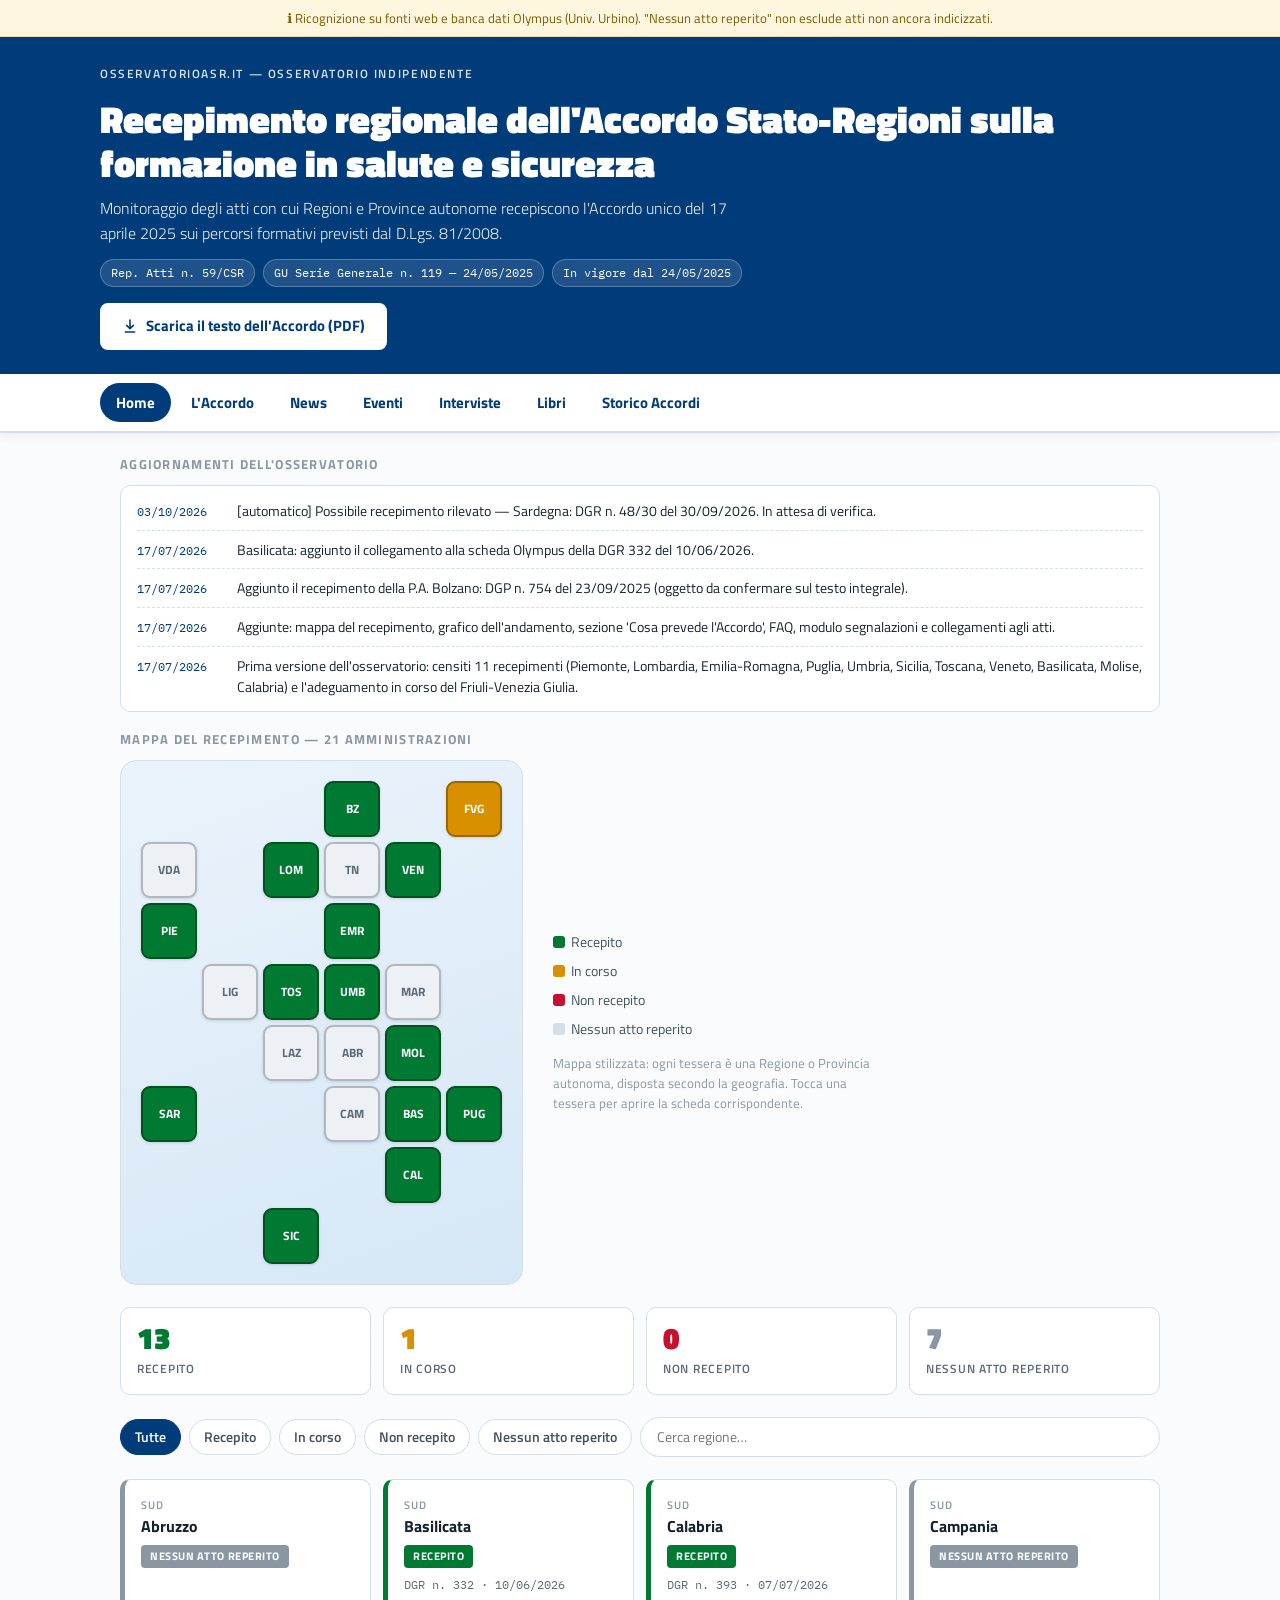
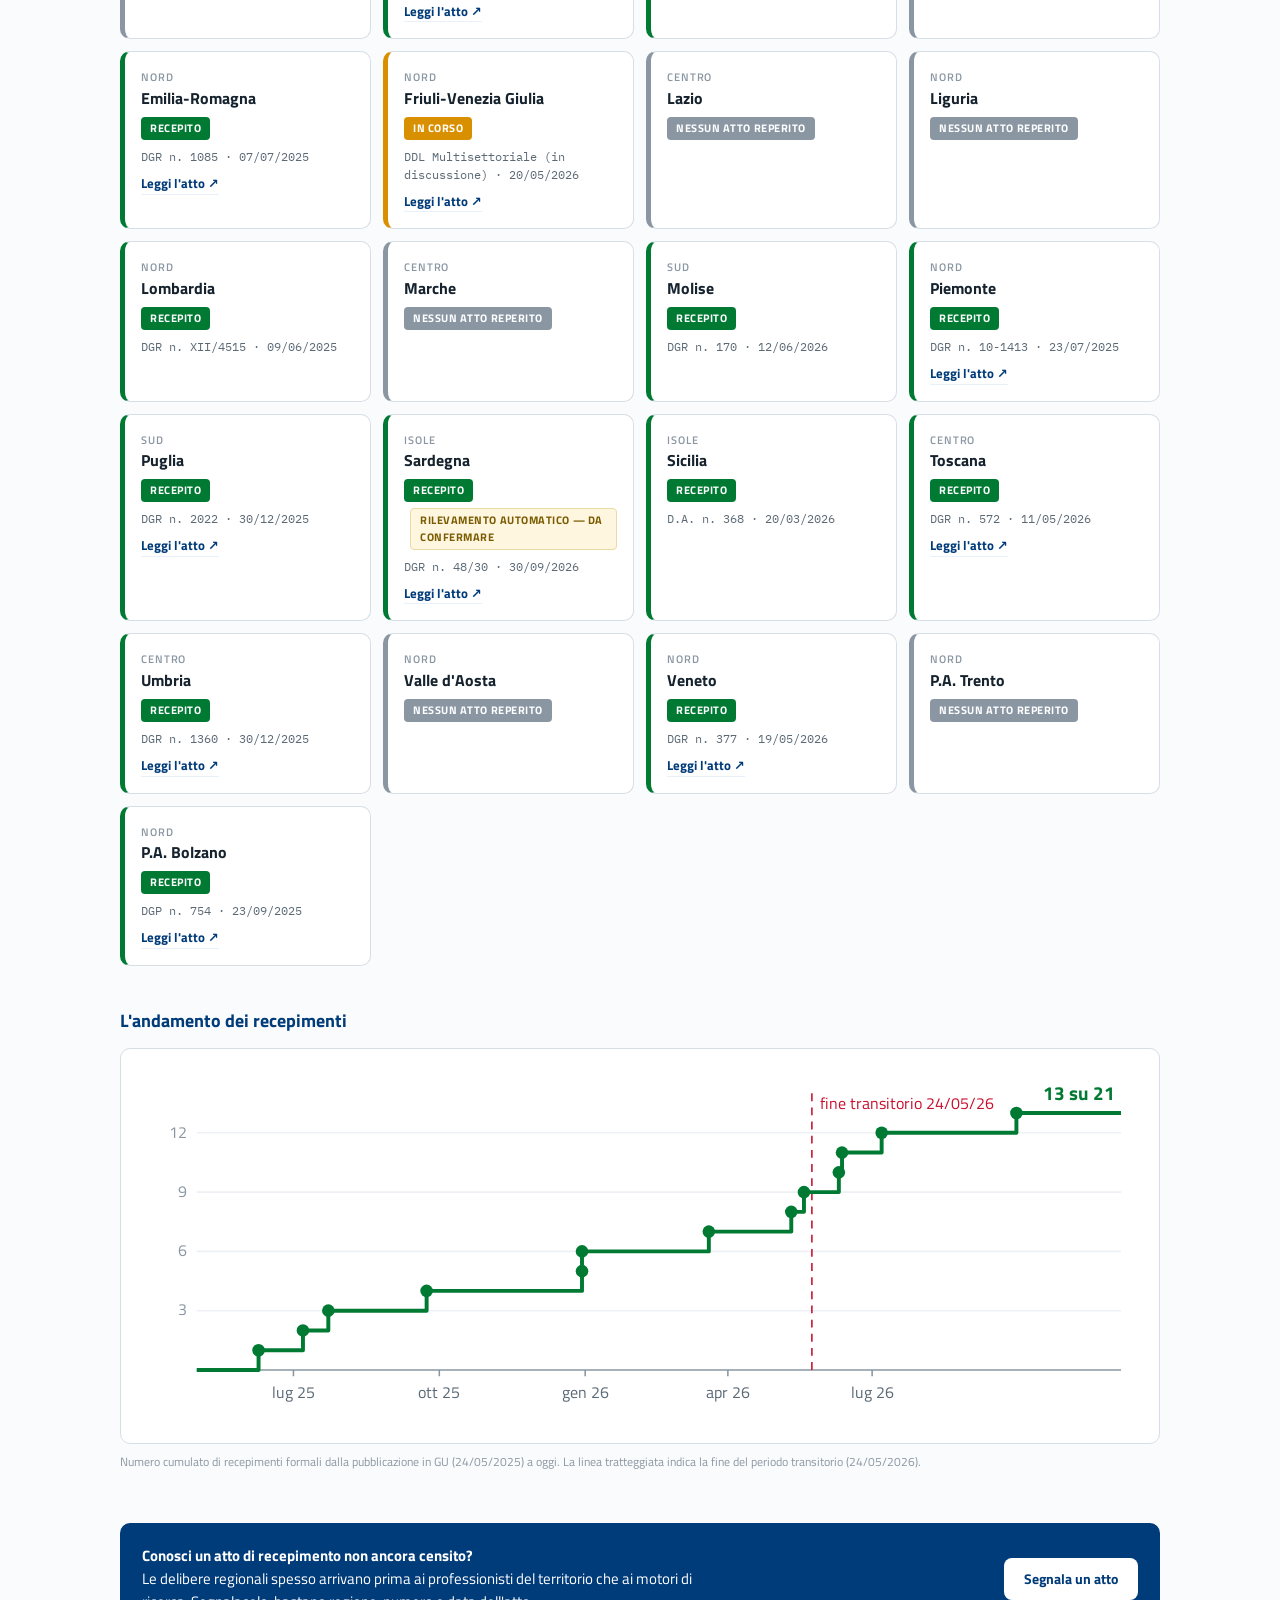
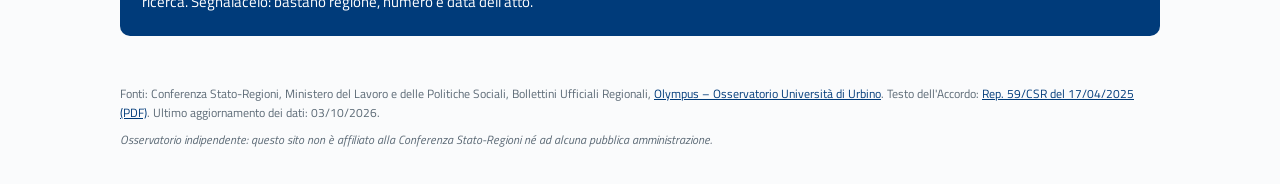
<file: index.html>
<!DOCTYPE html>
<html lang="it">
<head>
<meta charset="UTF-8">
<meta name="viewport" content="width=device-width, initial-scale=1.0">
<title>OsservatorioASR.it — Recepimento Accordo Stato-Regioni formazione salute e sicurezza</title>
<meta name="description" content="Osservatorio indipendente sul recepimento regionale dell'Accordo Stato-Regioni 59/CSR del 17 aprile 2025 sulla formazione in salute e sicurezza sul lavoro.">
<link rel="preconnect" href="https://fonts.googleapis.com">
<link href="https://fonts.googleapis.com/css2?family=Titillium+Web:wght@300;400;600;700;900&family=IBM+Plex+Mono:wght@400;500&display=swap" rel="stylesheet">
<link rel="stylesheet" href="style.css">
</head>
<body>
<main class="wrap">
  <section class="changelog" aria-label="Aggiornamenti">
    <h2 class="micro">Aggiornamenti dell'osservatorio</h2>
    <ul id="log"></ul>
  </section>
  <section id="mappa" class="mappa-sec" aria-label="Mappa del recepimento">
    <h2 class="micro">Mappa del recepimento — 21 amministrazioni</h2>
    <div class="mappa-flex">
      <div class="tilemap-box">
        <div class="tilemap" id="tilemap"></div>
      </div>
      <div class="mappa-lato">
        <div class="legenda">
          <span><i style="background:var(--verde)"></i>Recepito</span>
          <span><i style="background:var(--giallo)"></i>In corso</span>
          <span><i style="background:var(--rosso)"></i>Non recepito</span>
          <span><i style="background:var(--linea)"></i>Nessun atto reperito</span>
        </div>
        <p class="mappa-note">Mappa stilizzata: ogni tessera è una Regione o Provincia autonoma, disposta secondo la geografia. Tocca una tessera per aprire la scheda corrispondente.</p>
      </div>
    </div>
  </section>
  <section class="contatori" aria-label="Contatori">
    <div class="contatore v"><b id="cRec">0</b><span>Recepito</span></div>
    <div class="contatore g"><b id="cCor">0</b><span>In corso</span></div>
    <div class="contatore r"><b id="cNon">0</b><span>Non recepito</span></div>
    <div class="contatore n"><b id="cVer">0</b><span>Nessun atto reperito</span></div>
  </section>
  <section class="filtri" aria-label="Filtri">
    <button data-f="tutti" aria-pressed="true">Tutte</button>
    <button data-f="recepito" aria-pressed="false">Recepito</button>
    <button data-f="in_corso" aria-pressed="false">In corso</button>
    <button data-f="non_recepito" aria-pressed="false">Non recepito</button>
    <button data-f="da_verificare" aria-pressed="false">Nessun atto reperito</button>
    <input class="cerca" id="cerca" type="search" placeholder="Cerca regione…" aria-label="Cerca regione">
  </section>
  <section id="griglia" class="griglia" aria-label="Elenco regioni"></section>
  <section id="andamento" class="grafico-sec" aria-label="Andamento dei recepimenti">
    <h2 class="titolo">L'andamento dei recepimenti</h2>
    <div class="grafico-box" id="grafico"></div>
    <p class="grafico-cap">Numero cumulato di recepimenti formali dalla pubblicazione in GU (24/05/2025) a oggi. La linea tratteggiata indica la fine del periodo transitorio (24/05/2026).</p>
  </section>
  <section class="cta" aria-label="Segnala un atto">
    <p><b>Conosci un atto di recepimento non ancora censito?</b><br>Le delibere regionali spesso arrivano prima ai professionisti del territorio che ai motori di ricerca. Segnalacelo: bastano regione, numero e data dell'atto.</p>
    <a href="mailto:segnalazioni@tuodominio.it?subject=Segnalazione%20atto%20di%20recepimento%20Accordo%2059%2FCSR&body=Regione%3A%0AEstremi%20dell'atto%20(tipo%2C%20numero%2C%20data)%3A%0ALink%20o%20riferimento%20BUR%3A">Segnala un atto</a>
  </section>
</main>
<script src="comune.js"></script>
<script>
let REGIONI=[], CHANGELOG=[], META={};
let filtro = "tutti";
let testo = "";
let griglia, tilemap;

function render(){
  const c = {recepito:0,in_corso:0,non_recepito:0,da_verificare:0};
  REGIONI.forEach(r=>c[r.stato]++);
  cRec.textContent=c.recepito; cCor.textContent=c.in_corso;
  cNon.textContent=c.non_recepito; cVer.textContent=c.da_verificare;

  /* mappa a tessere */
  tilemap.innerHTML="";
  REGIONI.forEach((r,i)=>{
    const p = POSIZIONI[r.nome]; if(!p) return;
    const t=document.createElement("div");
    t.className="tile"; t.dataset.s=r.stato;
    t.style.gridColumn=p[0]; t.style.gridRow=p[1];
    t.textContent=SIGLE[r.nome]||"";
    t.title=r.nome+" — "+ETICHETTE[r.stato];
    t.setAttribute("tabindex","0");
    t.setAttribute("aria-label",r.nome+": "+ETICHETTE[r.stato]);
    t.addEventListener("click",()=>vaiA(i));
    t.addEventListener("keydown",e=>{if(e.key==="Enter")vaiA(i)});
    tilemap.appendChild(t);
  });

  /* schede */
  griglia.innerHTML="";
  REGIONI.forEach((r,i)=>{
    const visibile =
      (filtro==="tutti"||r.stato===filtro) &&
      r.nome.toLowerCase().includes(testo);
    if(!visibile) return;
    const el=document.createElement("article");
    el.className="scheda"; el.dataset.s=r.stato; el.id="reg-"+i;
    el.setAttribute("tabindex","0");
    el.innerHTML=`
      <div class="area">${r.area}</div>
      <h3>${r.nome}</h3>
      <span class="badge ${r.stato}">${ETICHETTE[r.stato]}</span>
      ${r.verificato===false?`<span class="badge autob">rilevamento automatico — da confermare</span>`:""}
      ${r.atto?`<div class="atto">${r.atto}${r.data?" · "+r.data:""}</div>`:""}
      ${r.nota?`<p class="nota">${r.nota}</p>`:""}
      ${r.link?`<a class="atto-link" href="${r.link}" target="_blank" rel="noopener" onclick="event.stopPropagation()">Leggi l'atto ↗</a>`:""}
    `;
    const apri=()=>el.classList.toggle("aperta");
    el.addEventListener("click",apri);
    el.addEventListener("keydown",e=>{if(e.key==="Enter"&&e.target===el)apri()});
    griglia.appendChild(el);
  });

  grafico();
  log();
}

/* ---------- grafico cumulato ---------- */
function grafico(){
  const box=document.getElementById("grafico");
  const atti = REGIONI
    .filter(r=>r.stato==="recepito" && /\d{2}\/\d{2}\/\d{4}/.test(r.data))
    .map(r=>({nome:r.nome, t:parseData(r.data)}))
    .sort((a,b)=>a.t-b.t);
  if(!atti.length){box.innerHTML="";return;}

  const W=640,H=230,L=38,R=14,T=18,B=36;
  const t0=new Date(2025,4,1), t1=new Date();
  const maxY=Math.max(12, atti.length+1);
  const x=t=>L+(t-t0)/(t1-t0)*(W-L-R);
  const y=n=>H-B-(n/maxY)*(H-T-B);

  let d=`M ${x(t0)} ${y(0)}`, n=0;
  atti.forEach(a=>{ d+=` L ${x(a.t)} ${y(n)}`; n++; d+=` L ${x(a.t)} ${y(n)}`; });
  d+=` L ${x(t1)} ${y(n)}`;

  const tacche=[[2025,6,"lug 25"],[2025,9,"ott 25"],[2026,0,"gen 26"],[2026,3,"apr 26"],[2026,6,"lug 26"]];
  let ticks="";
  tacche.forEach(([a,m,l])=>{
    const tx=x(new Date(a,m,1));
    ticks+=`<line x1="${tx}" y1="${H-B}" x2="${tx}" y2="${H-B+4}" stroke="#8A97A3"/><text x="${tx}" y="${H-B+18}" text-anchor="middle" font-size="10" fill="#5B6975">${l}</text>`;
  });

  let griglie="";
  [3,6,9,12].forEach(v=>{ if(v<=maxY) griglie+=`<line x1="${L}" y1="${y(v)}" x2="${W-R}" y2="${y(v)}" stroke="#EDF1F5"/><text x="${L-6}" y="${y(v)+3}" text-anchor="end" font-size="10" fill="#8A97A3">${v}</text>`; });

  let punti=""; n=0;
  atti.forEach(a=>{ n++; punti+=`<circle cx="${x(a.t)}" cy="${y(n)}" r="4" fill="#007A33"><title>${a.nome} — ${a.t.toLocaleDateString("it-IT")}</title></circle>`; });

  const scad=x(new Date(2026,4,24));

  box.innerHTML=`<svg viewBox="0 0 ${W} ${H}" xmlns="http://www.w3.org/2000/svg" role="img" aria-label="Grafico del numero cumulato di recepimenti nel tempo">
    ${griglie}
    <line x1="${L}" y1="${H-B}" x2="${W-R}" y2="${H-B}" stroke="#8A97A3"/>
    ${ticks}
    <line x1="${scad}" y1="${T}" x2="${scad}" y2="${H-B}" stroke="#C8102E" stroke-dasharray="5 4"/>
    <text x="${scad+5}" y="${T+10}" font-size="10" fill="#C8102E">fine transitorio 24/05/26</text>
    <path d="${d}" fill="none" stroke="#007A33" stroke-width="2.5" stroke-linejoin="round"/>
    ${punti}
    <text x="${x(t1)-4}" y="${y(atti.length)-8}" text-anchor="end" font-size="12" font-weight="700" fill="#007A33">${atti.length} su 21</text>
  </svg>`;
}

/* ---------- changelog ---------- */
function log(){
  const ul=document.getElementById("log");
  ul.innerHTML=CHANGELOG.map(v=>`<li><span class="data">${v.d}</span><span>${v.t}</span></li>`).join("");
}

function vaiA(i){
  filtro="tutti"; testo=""; document.getElementById("cerca").value="";
  document.querySelectorAll(".filtri button").forEach(b=>
    b.setAttribute("aria-pressed", b.dataset.f==="tutti"));
  render();
  const el=document.getElementById("reg-"+i);
  if(el){el.scrollIntoView({block:"center"}); el.classList.add("aperta"); el.focus();}
}

/* ---------- avvio ---------- */
scheletro("index.html");
griglia = document.getElementById("griglia");
tilemap = document.getElementById("tilemap");

document.querySelectorAll(".filtri button").forEach(b=>{
  b.addEventListener("click",()=>{
    filtro=b.dataset.f;
    document.querySelectorAll(".filtri button").forEach(x=>
      x.setAttribute("aria-pressed", x===b ? "true":"false"));
    render();
  });
});
document.getElementById("cerca").addEventListener("input",e=>{
  testo=e.target.value.toLowerCase(); render();
});

caricaDati().then(d=>{
  REGIONI=d.regioni||[]; CHANGELOG=d.changelog||[]; META=d.meta||{};
  render(); segnaAggiornamento(META);
}).catch(e=>{ erroreDati(); segnaAggiornamento(); });
</script>
</body>
</html>
</file>
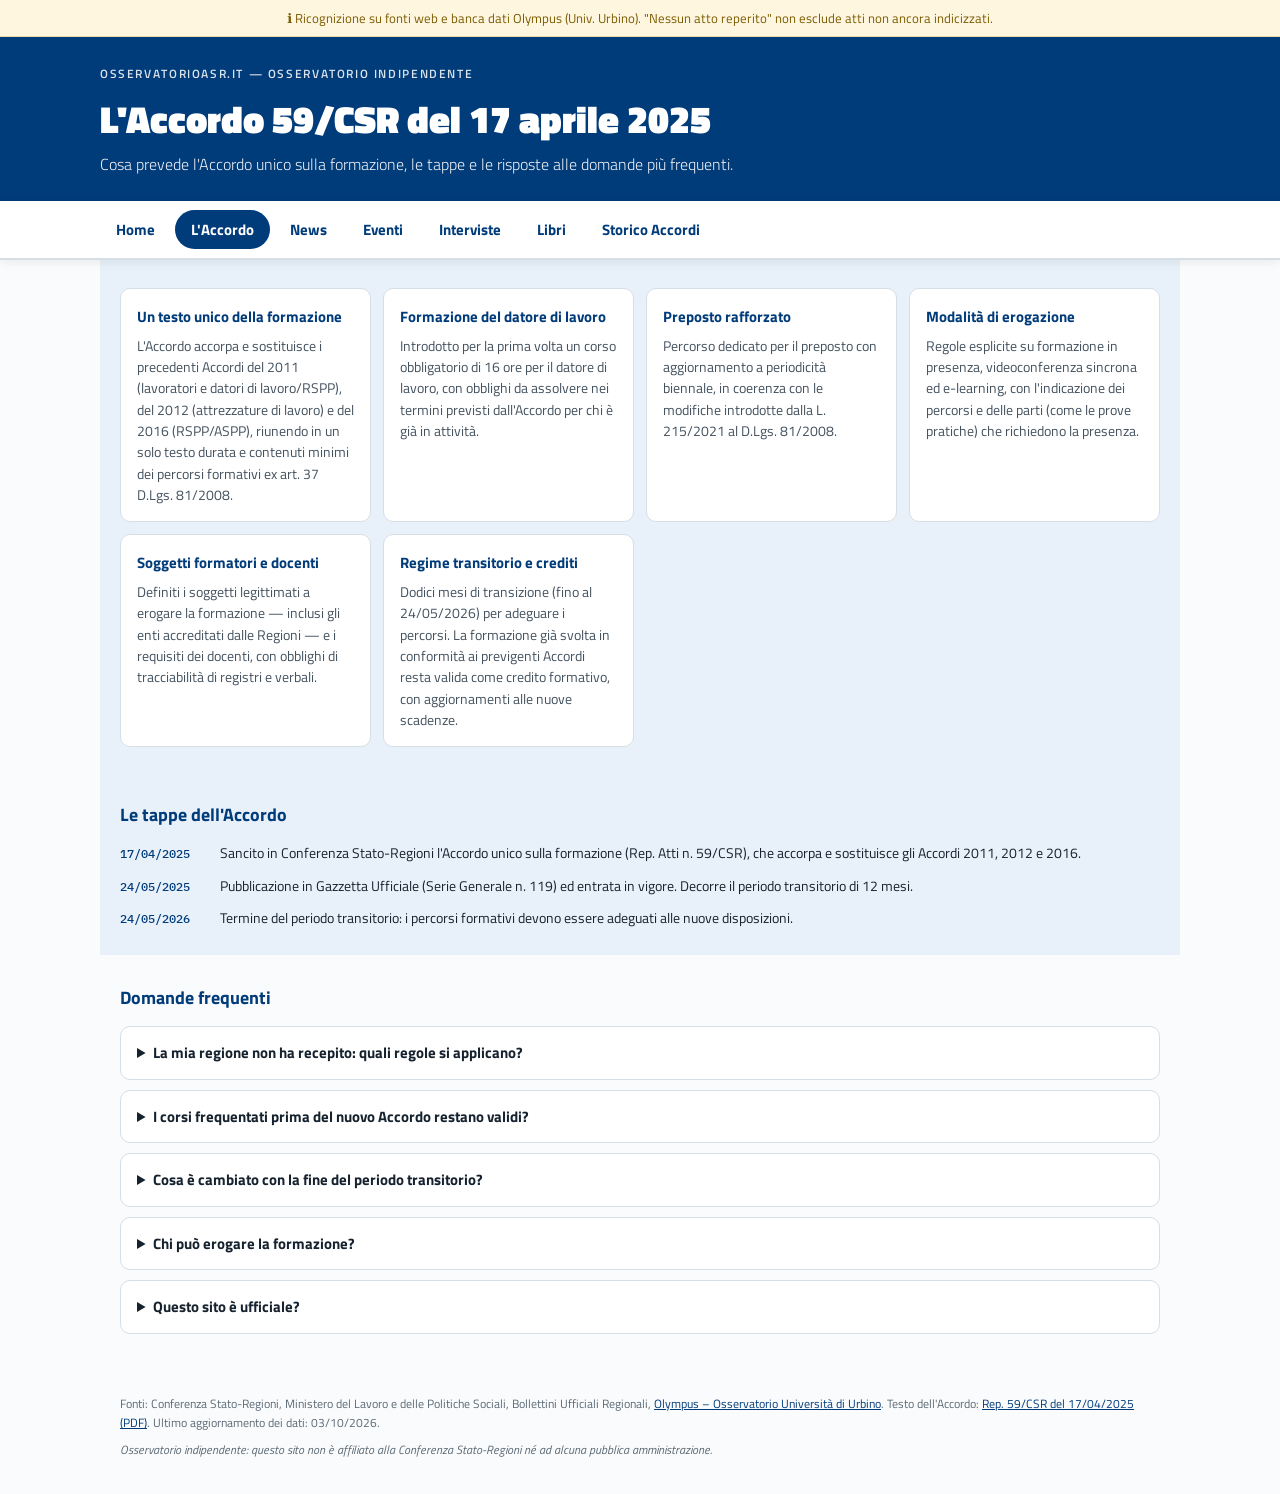
<file: accordo.html>
<!DOCTYPE html>
<html lang="it">
<head>
<meta charset="UTF-8">
<meta name="viewport" content="width=device-width, initial-scale=1.0">
<title>L'Accordo Stato-Regioni 59/CSR — cosa prevede | OsservatorioASR.it</title>
<meta name="description" content="Le novità dell'Accordo Stato-Regioni 17 aprile 2025 sulla formazione sicurezza: datore di lavoro, preposti, e-learning, soggetti formatori, regime transitorio e FAQ.">
<link rel="preconnect" href="https://fonts.googleapis.com">
<link href="https://fonts.googleapis.com/css2?family=Titillium+Web:wght@300;400;600;700;900&family=IBM+Plex+Mono:wght@400;500&display=swap" rel="stylesheet">
<link rel="stylesheet" href="style.css">
</head>
<body>
<main class="wrap">
  <section id="accordo" class="accordo-sec" aria-label="Cosa prevede l'Accordo">
    <div class="wrap">
        <div class="cards">
        <div class="card"><h3>Un testo unico della formazione</h3><p>L'Accordo accorpa e sostituisce i precedenti Accordi del 2011 (lavoratori e datori di lavoro/RSPP), del 2012 (attrezzature di lavoro) e del 2016 (RSPP/ASPP), riunendo in un solo testo durata e contenuti minimi dei percorsi formativi ex art. 37 D.Lgs. 81/2008.</p></div>
        <div class="card"><h3>Formazione del datore di lavoro</h3><p>Introdotto per la prima volta un corso obbligatorio di 16 ore per il datore di lavoro, con obblighi da assolvere nei termini previsti dall'Accordo per chi è già in attività.</p></div>
        <div class="card"><h3>Preposto rafforzato</h3><p>Percorso dedicato per il preposto con aggiornamento a periodicità biennale, in coerenza con le modifiche introdotte dalla L. 215/2021 al D.Lgs. 81/2008.</p></div>
        <div class="card"><h3>Modalità di erogazione</h3><p>Regole esplicite su formazione in presenza, videoconferenza sincrona ed e-learning, con l'indicazione dei percorsi e delle parti (come le prove pratiche) che richiedono la presenza.</p></div>
        <div class="card"><h3>Soggetti formatori e docenti</h3><p>Definiti i soggetti legittimati a erogare la formazione — inclusi gli enti accreditati dalle Regioni — e i requisiti dei docenti, con obblighi di tracciabilità di registri e verbali.</p></div>
        <div class="card"><h3>Regime transitorio e crediti</h3><p>Dodici mesi di transizione (fino al 24/05/2026) per adeguare i percorsi. La formazione già svolta in conformità ai previgenti Accordi resta valida come credito formativo, con aggiornamenti alle nuove scadenze.</p></div>
      </div>
    </div>
  </section>
  <section class="timeline">
    <h2>Le tappe dell'Accordo</h2>
    <div class="tappe">
      <div class="tappa"><span class="data">17/04/2025</span><p>Sancito in Conferenza Stato-Regioni l'Accordo unico sulla formazione (Rep. Atti n. 59/CSR), che accorpa e sostituisce gli Accordi 2011, 2012 e 2016.</p></div>
      <div class="tappa"><span class="data">24/05/2025</span><p>Pubblicazione in Gazzetta Ufficiale (Serie Generale n. 119) ed entrata in vigore. Decorre il periodo transitorio di 12 mesi.</p></div>
      <div class="tappa"><span class="data">24/05/2026</span><p>Termine del periodo transitorio: i percorsi formativi devono essere adeguati alle nuove disposizioni.</p></div>
    </div>
  </section>
  <section id="faq" class="faq-sec" aria-label="Domande frequenti">
    <h2 class="titolo">Domande frequenti</h2>
    <details>
      <summary>La mia regione non ha recepito: quali regole si applicano?</summary>
      <p>L'Accordo è efficace su tutto il territorio nazionale dalla pubblicazione in Gazzetta Ufficiale (24/05/2025). Il recepimento regionale serve ad adeguare l'ordinamento regionale — accreditamenti, indirizzi ai soggetti formatori, riordino delle delibere previgenti — non ad "attivare" l'Accordo, che si applica comunque.</p>
    </details>
    <details>
      <summary>I corsi frequentati prima del nuovo Accordo restano validi?</summary>
      <p>In generale sì: la formazione erogata in conformità ai previgenti Accordi è riconosciuta come credito formativo. Gli aggiornamenti successivi seguono le nuove durate e periodicità. Per i casi particolari conviene verificare le disposizioni transitorie dell'Accordo e degli eventuali atti regionali.</p>
    </details>
    <details>
      <summary>Cosa è cambiato con la fine del periodo transitorio?</summary>
      <p>Dal 24 maggio 2026 i percorsi formativi devono essere conformi al nuovo Accordo. Il periodo di 12 mesi dall'entrata in vigore è servito a completare i corsi impostati secondo le regole precedenti e ad adeguare progettazione e docenze.</p>
    </details>
    <details>
      <summary>Chi può erogare la formazione?</summary>
      <p>I soggetti formatori individuati dall'Accordo, tra cui gli enti accreditati dalle Regioni e Province autonome. Alcune Regioni, con i propri atti di recepimento, hanno dettato indirizzi specifici o discipline di accreditamento per i formatori che operano sul loro territorio: i dettagli sono nelle schede regionali qui sopra.</p>
    </details>
    <details>
      <summary>Questo sito è ufficiale?</summary>
      <p>No: è un osservatorio indipendente, non affiliato alla Conferenza Stato-Regioni né ad alcuna pubblica amministrazione. Le informazioni provengono da fonti pubbliche (Gazzetta Ufficiale, Bollettini regionali, banca dati Olympus dell'Università di Urbino) e ogni scheda riporta gli estremi dell'atto per la verifica diretta.</p>
    </details>
  </section>
</main>
<script src="comune.js"></script>
<script>
scheletro("accordo.html","L'Accordo 59/CSR del 17 aprile 2025",
  "Cosa prevede l'Accordo unico sulla formazione, le tappe e le risposte alle domande più frequenti.");
caricaDati().then(d=>segnaAggiornamento(d.meta)).catch(()=>segnaAggiornamento());
</script>
</body>
</html>
</file>
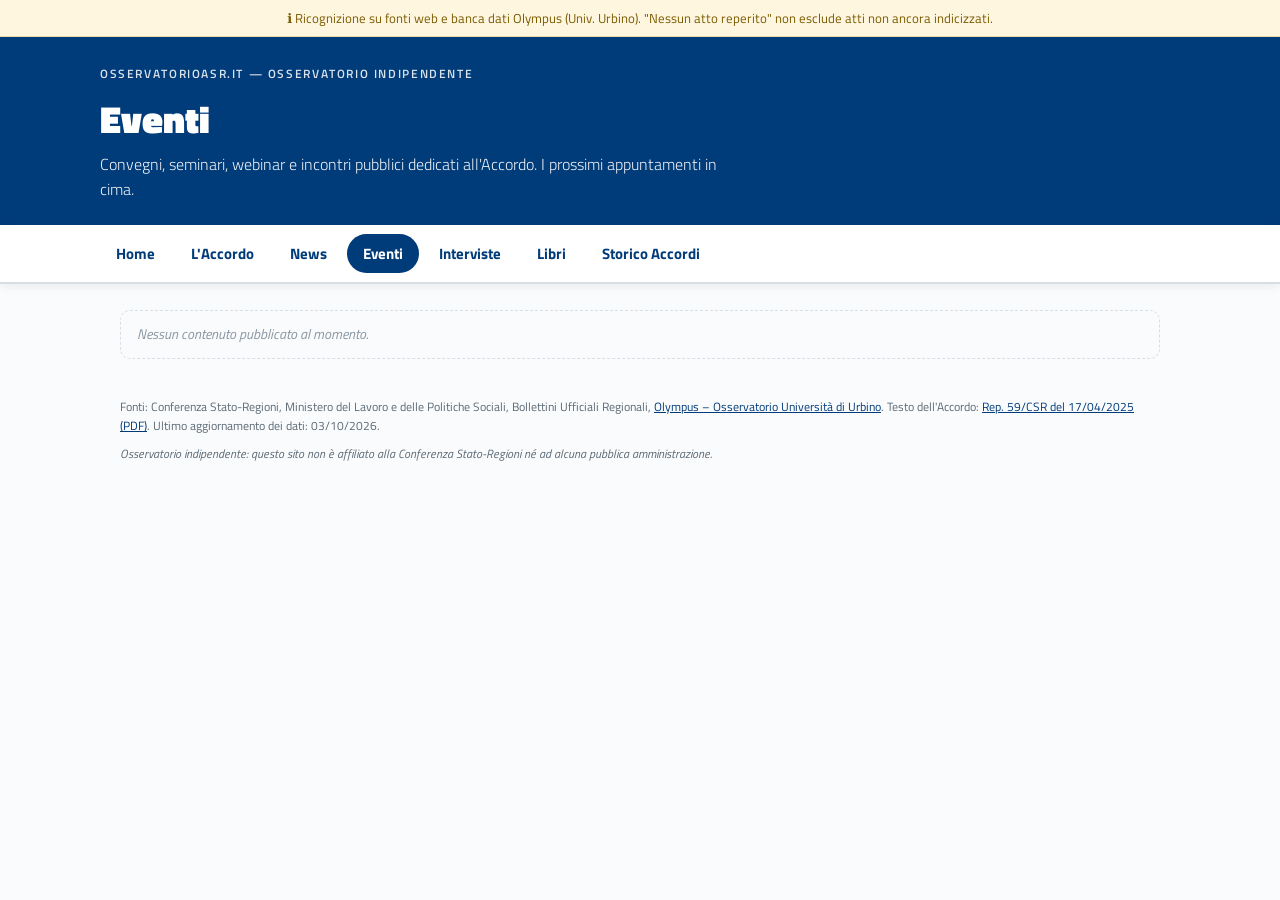
<file: eventi.html>
<!DOCTYPE html>
<html lang="it">
<head>
<meta charset="UTF-8">
<meta name="viewport" content="width=device-width, initial-scale=1.0">
<title>Eventi sull'Accordo Stato-Regioni: convegni, seminari, webinar | OsservatorioASR.it</title>
<meta name="description" content="Convegni, seminari, webinar e incontri pubblici dedicati all'Accordo Stato-Regioni 59/CSR sulla formazione sicurezza.">
<link rel="preconnect" href="https://fonts.googleapis.com">
<link href="https://fonts.googleapis.com/css2?family=Titillium+Web:wght@300;400;600;700;900&family=IBM+Plex+Mono:wght@400;500&display=swap" rel="stylesheet">
<link rel="stylesheet" href="style.css">
</head>
<body>
<main class="wrap">
  <section id="eventi" class="rassegna-sec" aria-label="Eventi">
    <ul class="elenco" id="lista-eventi"></ul>
  </section>
</main>
<script src="comune.js"></script>
<script>
scheletro("eventi.html","Eventi","Convegni, seminari, webinar e incontri pubblici dedicati all'Accordo. I prossimi appuntamenti in cima.");
let CONTENUTI=[];
caricaDati().then(d=>{
  CONTENUTI=(d.contenuti||[]).filter(c=>c.approvato);
  segnaAggiornamento(d.meta);
  riempi("lista-eventi", CONTENUTI.filter(c=>c.tipo==="evento"), true);
}).catch(()=>{erroreDati(); segnaAggiornamento();});
</script>
</body>
</html>
</file>
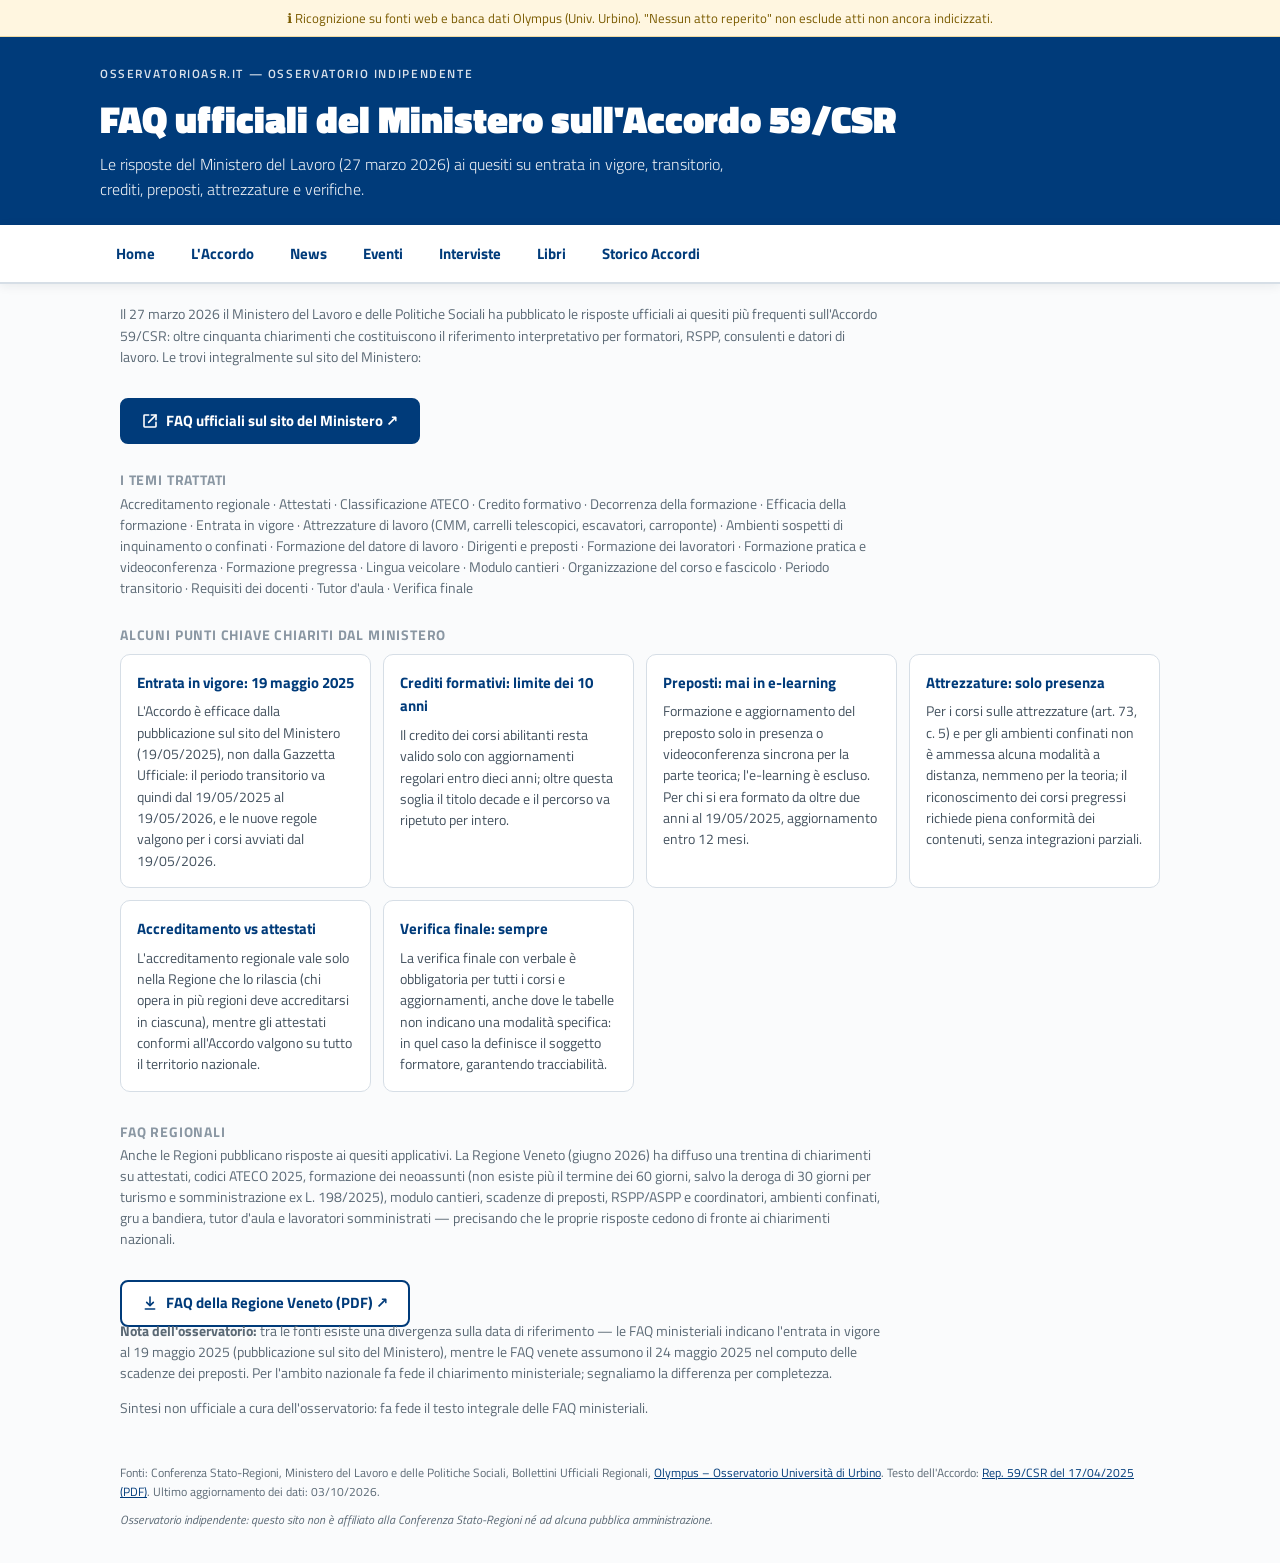
<file: faq.html>
<!DOCTYPE html>
<html lang="it">
<head>
<meta charset="UTF-8">
<meta name="viewport" content="width=device-width, initial-scale=1.0">
<title>FAQ ufficiali Accordo Stato-Regioni 59/CSR (Ministero del Lavoro) | OsservatorioASR.it</title>
<meta name="description" content="Le FAQ ufficiali del Ministero del Lavoro sull'Accordo Stato-Regioni 59/CSR del 17 aprile 2025: entrata in vigore, periodo transitorio, crediti formativi, preposti, attrezzature, verifiche finali.">
<link rel="preconnect" href="https://fonts.googleapis.com">
<link href="https://fonts.googleapis.com/css2?family=Titillium+Web:wght@300;400;600;700;900&family=IBM+Plex+Mono:wght@400;500&display=swap" rel="stylesheet">
<link rel="stylesheet" href="style.css">
</head>
<body>
<main class="wrap">

  <section class="rassegna-sec" aria-label="FAQ ufficiali">
    <p class="rassegna-nota" style="max-width:760px">Il 27 marzo 2026 il Ministero del Lavoro e delle Politiche Sociali ha pubblicato le risposte ufficiali ai quesiti più frequenti sull'Accordo 59/CSR: oltre cinquanta chiarimenti che costituiscono il riferimento interpretativo per formatori, RSPP, consulenti e datori di lavoro. Le trovi integralmente sul sito del Ministero:</p>
    <p><a class="btn-doc" style="background:var(--blu);color:#fff;border-color:var(--blu)" href="https://www.lavoro.gov.it/temi-e-priorita-salute-e-sicurezza/focus/faq-accordo-stato-regioni-27032026" target="_blank" rel="noopener">
      <svg viewBox="0 0 24 24" fill="none" stroke="currentColor" stroke-width="2.4" stroke-linecap="round" stroke-linejoin="round" aria-hidden="true"><path d="M14 3h7v7"/><path d="M21 3 10 14"/><path d="M21 14v6a1 1 0 0 1-1 1H4a1 1 0 0 1-1-1V4a1 1 0 0 1 1-1h6"/></svg>
      FAQ ufficiali sul sito del Ministero ↗</a></p>

    <h3 class="sottotitolo" style="margin-top:26px">I temi trattati</h3>
    <p class="rassegna-nota" style="max-width:760px">Accreditamento regionale · Attestati · Classificazione ATECO · Credito formativo · Decorrenza della formazione · Efficacia della formazione · Entrata in vigore · Attrezzature di lavoro (CMM, carrelli telescopici, escavatori, carroponte) · Ambienti sospetti di inquinamento o confinati · Formazione del datore di lavoro · Dirigenti e preposti · Formazione dei lavoratori · Formazione pratica e videoconferenza · Formazione pregressa · Lingua veicolare · Modulo cantieri · Organizzazione del corso e fascicolo · Periodo transitorio · Requisiti dei docenti · Tutor d'aula · Verifica finale</p>

    <h3 class="sottotitolo" style="margin-top:26px">Alcuni punti chiave chiariti dal Ministero</h3>
    <div class="cards">
      <div class="card"><h3>Entrata in vigore: 19 maggio 2025</h3><p>L'Accordo è efficace dalla pubblicazione sul sito del Ministero (19/05/2025), non dalla Gazzetta Ufficiale: il periodo transitorio va quindi dal 19/05/2025 al 19/05/2026, e le nuove regole valgono per i corsi avviati dal 19/05/2026.</p></div>
      <div class="card"><h3>Crediti formativi: limite dei 10 anni</h3><p>Il credito dei corsi abilitanti resta valido solo con aggiornamenti regolari entro dieci anni; oltre questa soglia il titolo decade e il percorso va ripetuto per intero.</p></div>
      <div class="card"><h3>Preposti: mai in e-learning</h3><p>Formazione e aggiornamento del preposto solo in presenza o videoconferenza sincrona per la parte teorica; l'e-learning è escluso. Per chi si era formato da oltre due anni al 19/05/2025, aggiornamento entro 12 mesi.</p></div>
      <div class="card"><h3>Attrezzature: solo presenza</h3><p>Per i corsi sulle attrezzature (art. 73, c. 5) e per gli ambienti confinati non è ammessa alcuna modalità a distanza, nemmeno per la teoria; il riconoscimento dei corsi pregressi richiede piena conformità dei contenuti, senza integrazioni parziali.</p></div>
      <div class="card"><h3>Accreditamento vs attestati</h3><p>L'accreditamento regionale vale solo nella Regione che lo rilascia (chi opera in più regioni deve accreditarsi in ciascuna), mentre gli attestati conformi all'Accordo valgono su tutto il territorio nazionale.</p></div>
      <div class="card"><h3>Verifica finale: sempre</h3><p>La verifica finale con verbale è obbligatoria per tutti i corsi e aggiornamenti, anche dove le tabelle non indicano una modalità specifica: in quel caso la definisce il soggetto formatore, garantendo tracciabilità.</p></div>
    </div>
    <h3 class="sottotitolo" style="margin-top:30px">FAQ regionali</h3>
    <p class="rassegna-nota" style="max-width:760px">Anche le Regioni pubblicano risposte ai quesiti applicativi. La Regione Veneto (giugno 2026) ha diffuso una trentina di chiarimenti su attestati, codici ATECO 2025, formazione dei neoassunti (non esiste più il termine dei 60 giorni, salvo la deroga di 30 giorni per turismo e somministrazione ex L. 198/2025), modulo cantieri, scadenze di preposti, RSPP/ASPP e coordinatori, ambienti confinati, gru a bandiera, tutor d'aula e lavoratori somministrati — precisando che le proprie risposte cedono di fronte ai chiarimenti nazionali.</p>
    <p><a class="btn-doc" style="background:#fff;color:var(--blu);border-color:var(--blu)" href="https://salute.regione.veneto.it/contents/2026-06/FAQ%20Regionali%20Accordo%20Formazione.pdf?VersionId=rWlidUof0j8eQjf5abgikXqE0rVN03jP" target="_blank" rel="noopener">
      <svg viewBox="0 0 24 24" fill="none" stroke="currentColor" stroke-width="2.4" stroke-linecap="round" stroke-linejoin="round" aria-hidden="true"><path d="M12 3v12"/><path d="m7 11 5 5 5-5"/><path d="M5 21h14"/></svg>
      FAQ della Regione Veneto (PDF) ↗</a></p>
    <p class="rassegna-nota" style="max-width:760px"><b>Nota dell'osservatorio:</b> tra le fonti esiste una divergenza sulla data di riferimento — le FAQ ministeriali indicano l'entrata in vigore al 19 maggio 2025 (pubblicazione sul sito del Ministero), mentre le FAQ venete assumono il 24 maggio 2025 nel computo delle scadenze dei preposti. Per l'ambito nazionale fa fede il chiarimento ministeriale; segnaliamo la differenza per completezza.</p>

    <p class="rassegna-nota" style="margin-top:14px">Sintesi non ufficiale a cura dell'osservatorio: fa fede il testo integrale delle FAQ ministeriali.</p>
  </section>

</main>
<script src="comune.js"></script>
<script>
scheletro("faq.html","FAQ ufficiali del Ministero sull'Accordo 59/CSR",
  "Le risposte del Ministero del Lavoro (27 marzo 2026) ai quesiti su entrata in vigore, transitorio, crediti, preposti, attrezzature e verifiche.");
caricaDati().then(d=>segnaAggiornamento(d.meta)).catch(()=>segnaAggiornamento());
</script>
</body>
</html>
</file>
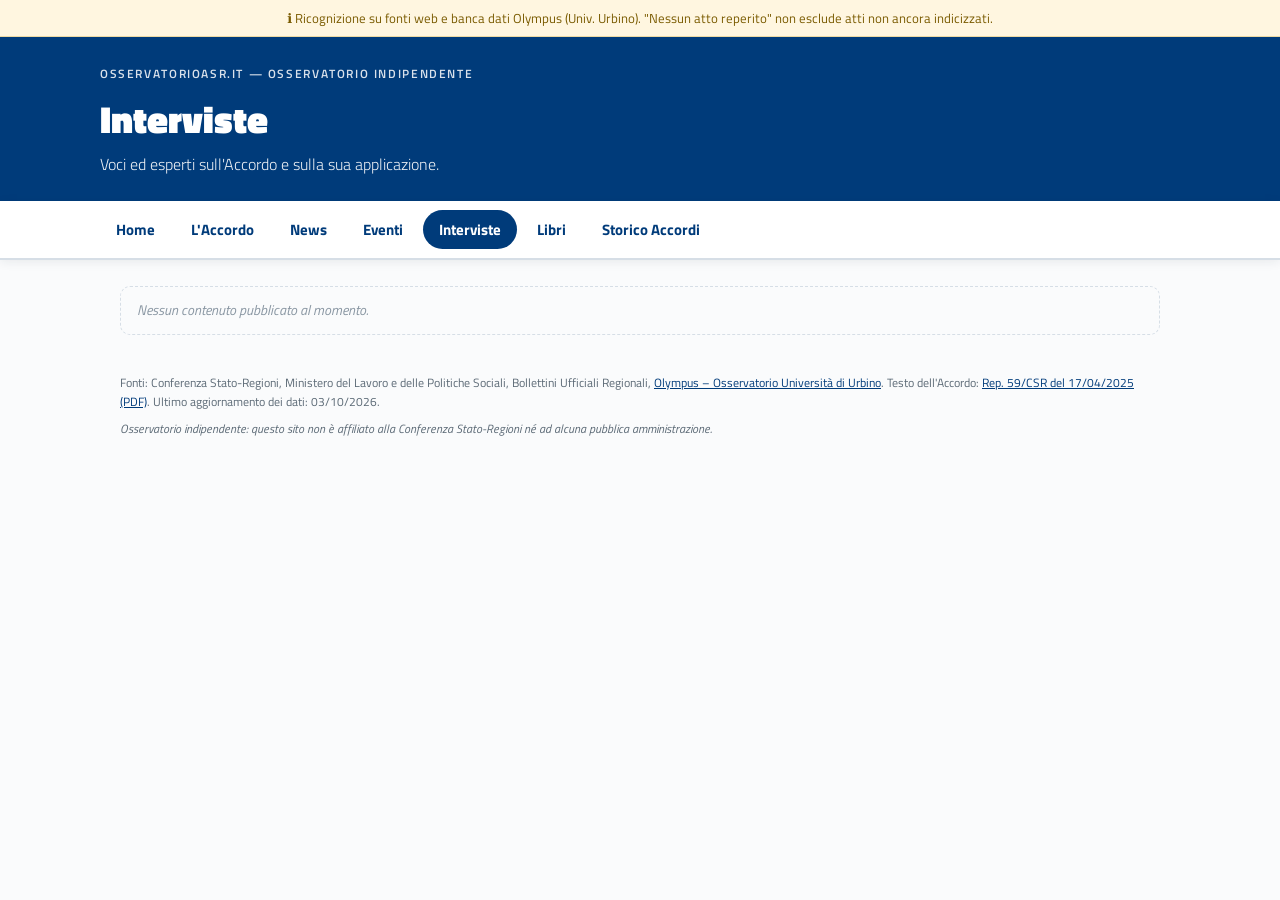
<file: interviste.html>
<!DOCTYPE html>
<html lang="it">
<head>
<meta charset="UTF-8">
<meta name="viewport" content="width=device-width, initial-scale=1.0">
<title>Interviste sull'Accordo Stato-Regioni | OsservatorioASR.it</title>
<meta name="description" content="Interviste a esperti e protagonisti sull'Accordo Stato-Regioni 59/CSR e la formazione in salute e sicurezza.">
<link rel="preconnect" href="https://fonts.googleapis.com">
<link href="https://fonts.googleapis.com/css2?family=Titillium+Web:wght@300;400;600;700;900&family=IBM+Plex+Mono:wght@400;500&display=swap" rel="stylesheet">
<link rel="stylesheet" href="style.css">
</head>
<body>
<main class="wrap">
  <section id="interviste" class="rassegna-sec" aria-label="Interviste">
    <ul class="elenco" id="lista-interviste"></ul>
  </section>
</main>
<script src="comune.js"></script>
<script>
scheletro("interviste.html","Interviste","Voci ed esperti sull'Accordo e sulla sua applicazione.");
let CONTENUTI=[];
caricaDati().then(d=>{
  CONTENUTI=(d.contenuti||[]).filter(c=>c.approvato);
  segnaAggiornamento(d.meta);
  const perData=(a,b)=>parseData(b.data||"01/01/1970")-parseData(a.data||"01/01/1970");
  riempi("lista-interviste", CONTENUTI.filter(c=>c.tipo==="intervista").sort(perData));
}).catch(()=>{erroreDati(); segnaAggiornamento();});
</script>
</body>
</html>
</file>
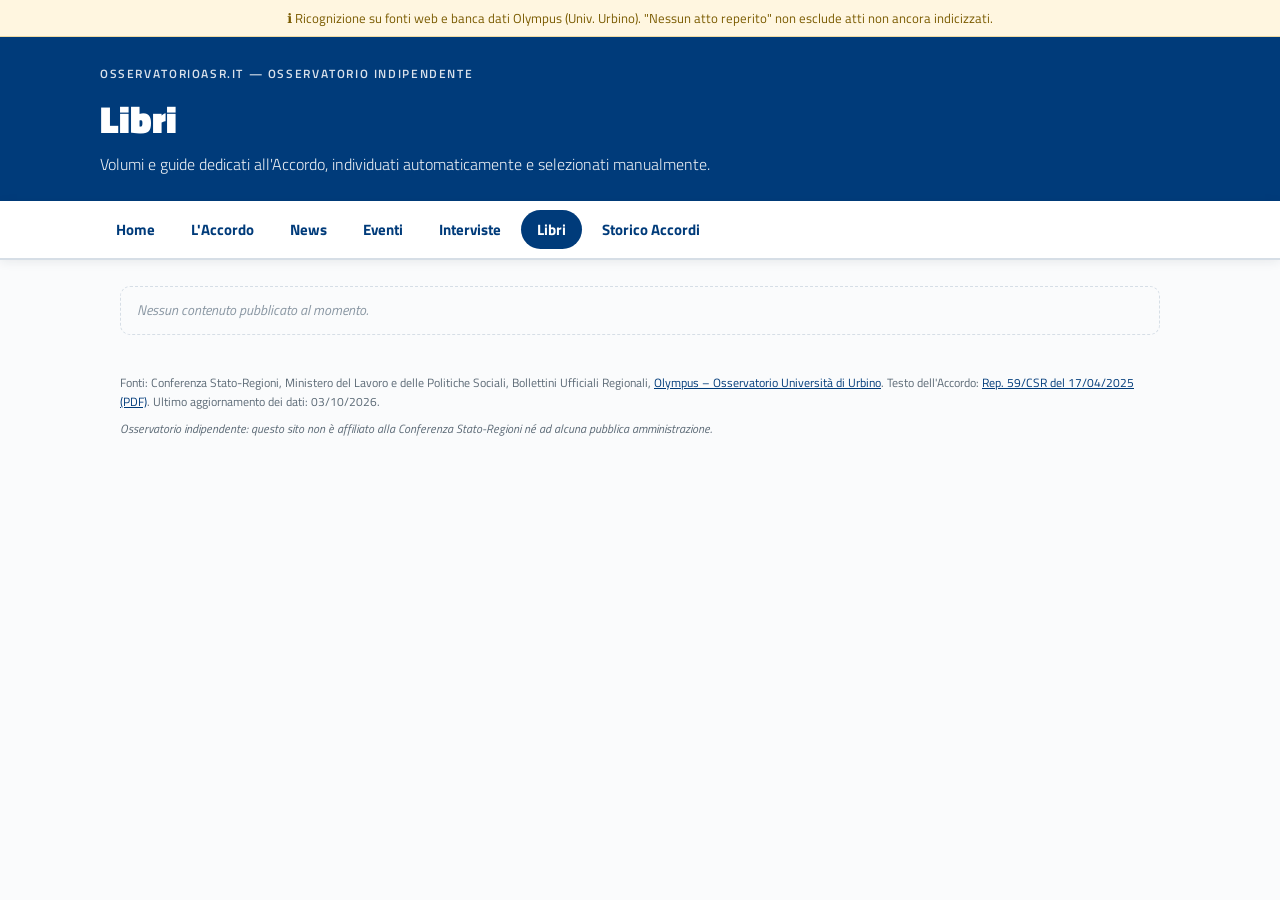
<file: libri.html>
<!DOCTYPE html>
<html lang="it">
<head>
<meta charset="UTF-8">
<meta name="viewport" content="width=device-width, initial-scale=1.0">
<title>Libri sull'Accordo Stato-Regioni formazione sicurezza | OsservatorioASR.it</title>
<meta name="description" content="Volumi e guide operative dedicati all'Accordo Stato-Regioni 59/CSR sulla formazione in salute e sicurezza sul lavoro.">
<link rel="preconnect" href="https://fonts.googleapis.com">
<link href="https://fonts.googleapis.com/css2?family=Titillium+Web:wght@300;400;600;700;900&family=IBM+Plex+Mono:wght@400;500&display=swap" rel="stylesheet">
<link rel="stylesheet" href="style.css">
</head>
<body>
<main class="wrap">
  <section id="libri" class="rassegna-sec" aria-label="Libri">
    <ul class="elenco" id="lista-libri"></ul>
  </section>
</main>
<script src="comune.js"></script>
<script>
scheletro("libri.html","Libri","Volumi e guide dedicati all'Accordo, individuati automaticamente e selezionati manualmente.");
let CONTENUTI=[];
caricaDati().then(d=>{
  CONTENUTI=(d.contenuti||[]).filter(c=>c.approvato);
  segnaAggiornamento(d.meta);
  const perData=(a,b)=>parseData(b.data||"01/01/1970")-parseData(a.data||"01/01/1970");
  riempi("lista-libri", CONTENUTI.filter(c=>c.tipo==="libro").sort(perData));
}).catch(()=>{erroreDati(); segnaAggiornamento();});
</script>
</body>
</html>
</file>
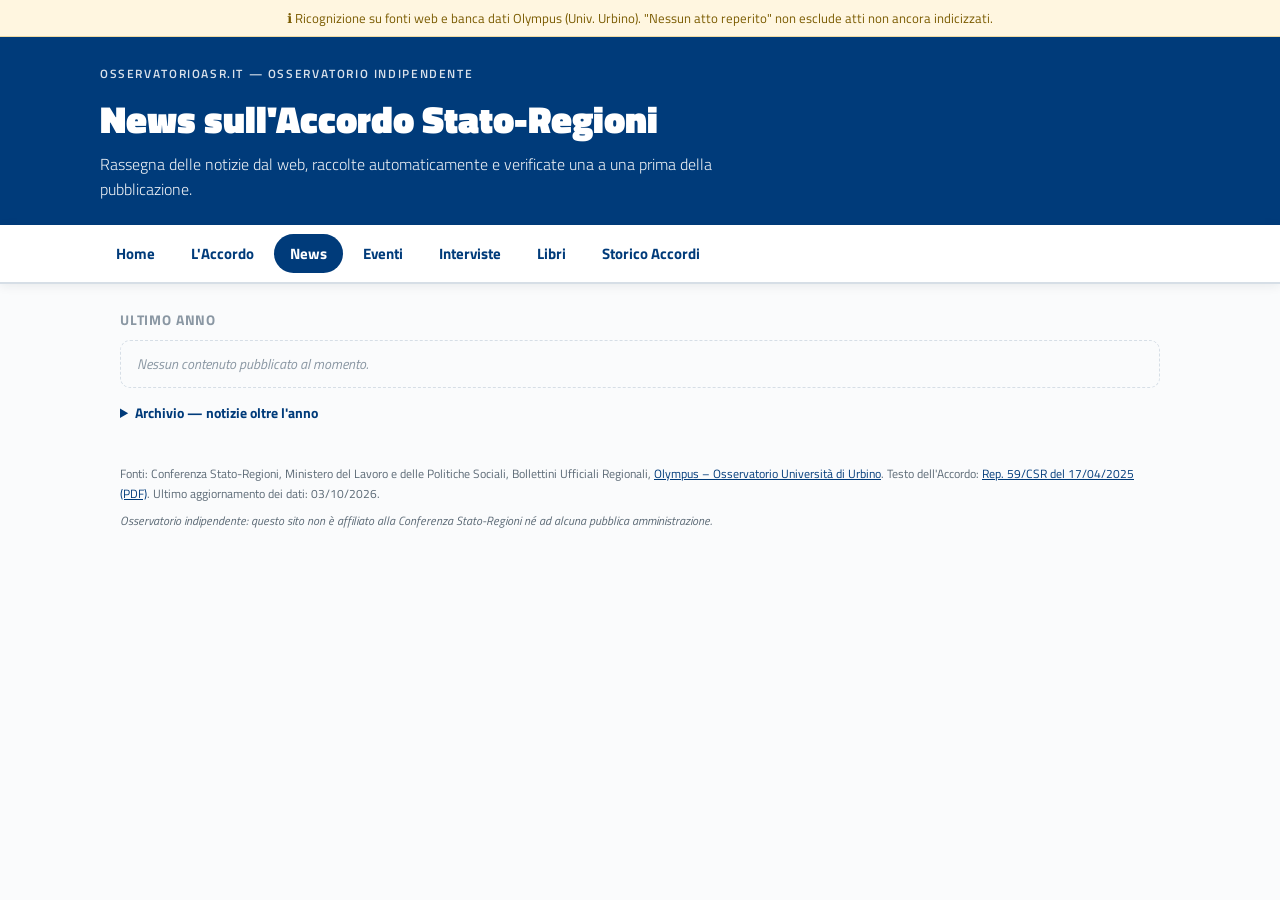
<file: news.html>
<!DOCTYPE html>
<html lang="it">
<head>
<meta charset="UTF-8">
<meta name="viewport" content="width=device-width, initial-scale=1.0">
<title>News sull'Accordo Stato-Regioni formazione sicurezza | OsservatorioASR.it</title>
<meta name="description" content="Rassegna stampa sull'Accordo Stato-Regioni 59/CSR: le notizie dell'ultimo anno e l'archivio, selezionate e verificate.">
<link rel="preconnect" href="https://fonts.googleapis.com">
<link href="https://fonts.googleapis.com/css2?family=Titillium+Web:wght@300;400;600;700;900&family=IBM+Plex+Mono:wght@400;500&display=swap" rel="stylesheet">
<link rel="stylesheet" href="style.css">
</head>
<body>
<main class="wrap">
  <section id="news" class="rassegna-sec" aria-label="News">
    <h3 class="sottotitolo">Ultimo anno</h3>
    <ul class="elenco" id="news-recenti"></ul>
    <details class="archivio">
      <summary>Archivio — notizie oltre l'anno</summary>
      <ul class="elenco" id="news-archivio"></ul>
    </details>
  </section>
</main>
<script src="comune.js"></script>
<script>
scheletro("news.html","News sull'Accordo Stato-Regioni","Rassegna delle notizie dal web, raccolte automaticamente e verificate una a una prima della pubblicazione.");
let CONTENUTI=[];
caricaDati().then(d=>{
  CONTENUTI=(d.contenuti||[]).filter(c=>c.approvato);
  segnaAggiornamento(d.meta);
  const perData=(a,b)=>parseData(b.data||"01/01/1970")-parseData(a.data||"01/01/1970");
  const news=CONTENUTI.filter(c=>c.tipo==="news").sort(perData);
  const unAnnoFa=new Date(); unAnnoFa.setDate(unAnnoFa.getDate()-365);
  riempi("news-recenti", news.filter(n=>parseData(n.data)>=unAnnoFa));
  riempi("news-archivio", news.filter(n=>parseData(n.data)<unAnnoFa));
}).catch(()=>{erroreDati(); segnaAggiornamento();});
</script>
</body>
</html>
</file>
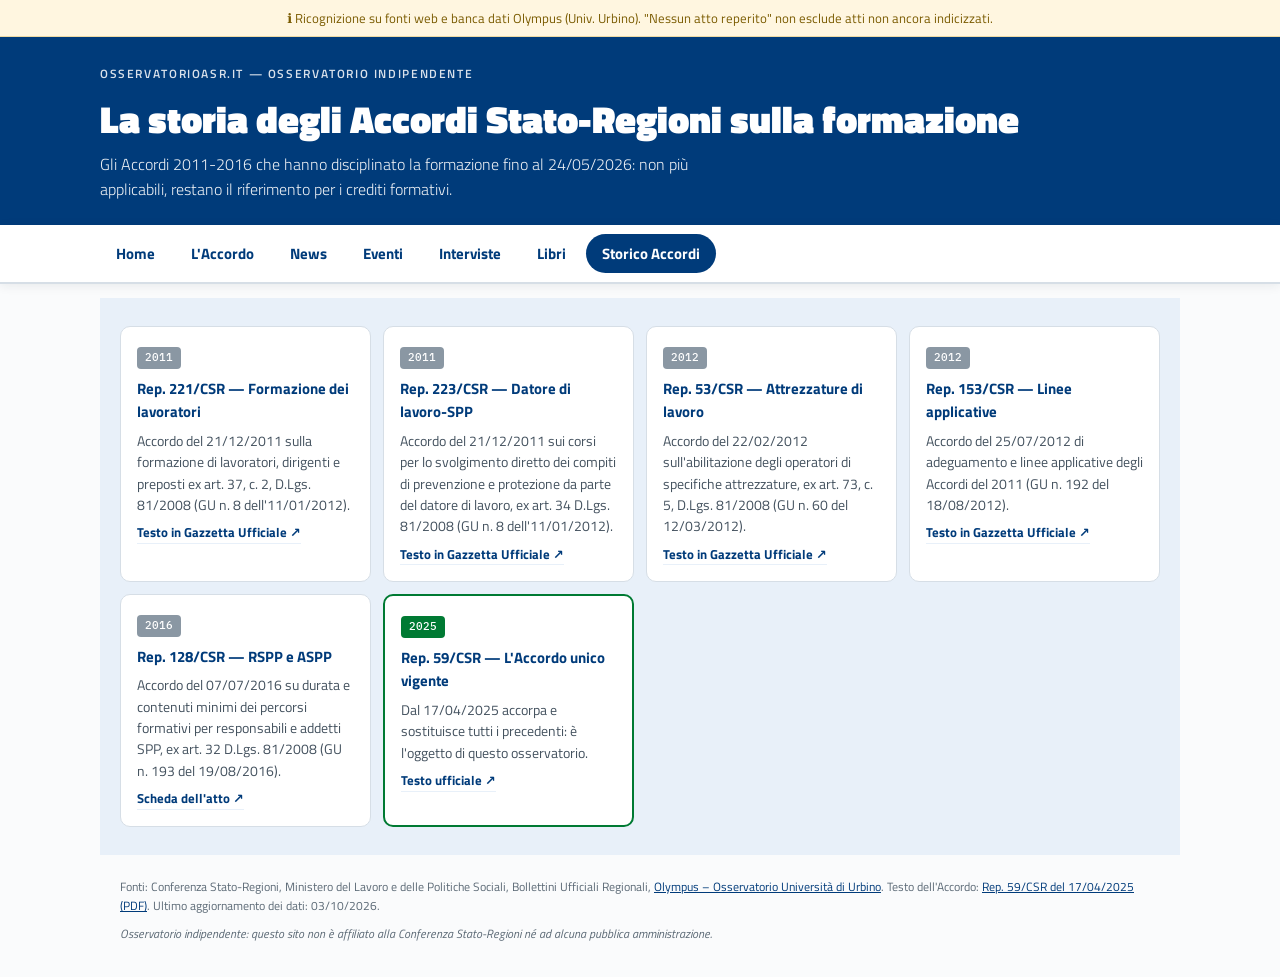
<file: storia.html>
<!DOCTYPE html>
<html lang="it">
<head>
<meta charset="UTF-8">
<meta name="viewport" content="width=device-width, initial-scale=1.0">
<title>Storia degli Accordi Stato-Regioni sulla formazione sicurezza | OsservatorioASR.it</title>
<meta name="description" content="Dagli Accordi del 21 dicembre 2011 al 59/CSR del 2025: la cronologia degli Accordi Stato-Regioni sulla formazione sicurezza, con i testi in Gazzetta Ufficiale.">
<link rel="preconnect" href="https://fonts.googleapis.com">
<link href="https://fonts.googleapis.com/css2?family=Titillium+Web:wght@300;400;600;700;900&family=IBM+Plex+Mono:wght@400;500&display=swap" rel="stylesheet">
<link rel="stylesheet" href="style.css">
</head>
<body>
<main class="wrap">
  <section id="storia" class="storia-sec" aria-label="Storia degli Accordi">
    <div class="wrap">
          <div class="cards">
        <div class="card storia-card"><span class="storia-anno">2011</span><h3>Rep. 221/CSR — Formazione dei lavoratori</h3><p>Accordo del 21/12/2011 sulla formazione di lavoratori, dirigenti e preposti ex art. 37, c. 2, D.Lgs. 81/2008 (GU n. 8 dell'11/01/2012).</p><a class="atto-link" href="https://www.gazzettaufficiale.it/eli/id/2012/01/11/12A00059/sg" target="_blank" rel="noopener">Testo in Gazzetta Ufficiale ↗</a></div>
        <div class="card storia-card"><span class="storia-anno">2011</span><h3>Rep. 223/CSR — Datore di lavoro-SPP</h3><p>Accordo del 21/12/2011 sui corsi per lo svolgimento diretto dei compiti di prevenzione e protezione da parte del datore di lavoro, ex art. 34 D.Lgs. 81/2008 (GU n. 8 dell'11/01/2012).</p><a class="atto-link" href="https://www.gazzettaufficiale.it/eli/id/2012/01/11/12A00058/sg" target="_blank" rel="noopener">Testo in Gazzetta Ufficiale ↗</a></div>
        <div class="card storia-card"><span class="storia-anno">2012</span><h3>Rep. 53/CSR — Attrezzature di lavoro</h3><p>Accordo del 22/02/2012 sull'abilitazione degli operatori di specifiche attrezzature, ex art. 73, c. 5, D.Lgs. 81/2008 (GU n. 60 del 12/03/2012).</p><a class="atto-link" href="https://www.gazzettaufficiale.it/eli/id/2012/03/12/12A02668/sg" target="_blank" rel="noopener">Testo in Gazzetta Ufficiale ↗</a></div>
        <div class="card storia-card"><span class="storia-anno">2012</span><h3>Rep. 153/CSR — Linee applicative</h3><p>Accordo del 25/07/2012 di adeguamento e linee applicative degli Accordi del 2011 (GU n. 192 del 18/08/2012).</p><a class="atto-link" href="https://www.gazzettaufficiale.it/eli/id/2012/08/18/12A09056/sg" target="_blank" rel="noopener">Testo in Gazzetta Ufficiale ↗</a></div>
        <div class="card storia-card"><span class="storia-anno">2016</span><h3>Rep. 128/CSR — RSPP e ASPP</h3><p>Accordo del 07/07/2016 su durata e contenuti minimi dei percorsi formativi per responsabili e addetti SPP, ex art. 32 D.Lgs. 81/2008 (GU n. 193 del 19/08/2016).</p><a class="atto-link" href="https://www.reteambiente.it/normativa/26674/accordo-conferenza-stato-regioni-7-luglio-2016/" target="_blank" rel="noopener">Scheda dell'atto ↗</a></div>
        <div class="card storia-card attuale"><span class="storia-anno">2025</span><h3>Rep. 59/CSR — L'Accordo unico vigente</h3><p>Dal 17/04/2025 accorpa e sostituisce tutti i precedenti: è l'oggetto di questo osservatorio.</p><a class="atto-link" href="https://www.statoregioni.it/media/owuphvgy/p-9-csr-atto-rep-n-59-17apr2025.pdf" target="_blank" rel="noopener">Testo ufficiale ↗</a></div>
      </div>
    </div>
  </section>
</main>
<script src="comune.js"></script>
<script>
scheletro("storia.html","La storia degli Accordi Stato-Regioni sulla formazione",
  "Gli Accordi 2011-2016 che hanno disciplinato la formazione fino al 24/05/2026: non più applicabili, restano il riferimento per i crediti formativi.");
caricaDati().then(d=>segnaAggiornamento(d.meta)).catch(()=>segnaAggiornamento());
</script>
</body>
</html>
</file>
<file: style.css>
:root{
    --blu: #003B7A;
    --blu-chiaro:#E8F0F9;
    --inchiostro:#16232F;
    --carta:#FAFBFC;
    --linea:#D6DEE6;
    --verde:#007A33;
    --giallo:#D99000;
    --rosso:#C8102E;
    --grigio:#8A97A3;
    --raggio:10px;
  }
  *{box-sizing:border-box;margin:0;padding:0}
  html{scroll-behavior:smooth}
  body{
    font-family:'Titillium Web',system-ui,sans-serif;
    background:var(--carta);
    color:var(--inchiostro);
    line-height:1.55;
  }
  .mono{font-family:'IBM Plex Mono',monospace}

  header{background:var(--blu);color:#fff;padding:28px 20px 24px}
  .wrap{max-width:1080px;margin:0 auto}
  .eyebrow{font-size:.72rem;letter-spacing:.14em;text-transform:uppercase;opacity:.85;font-weight:600}
  header h1{font-weight:900;font-size:clamp(1.5rem,4.5vw,2.4rem);line-height:1.15;margin:.35em 0 .3em}
  header p.sub{font-weight:300;font-size:.98rem;max-width:640px;opacity:.92}
  .rif{display:inline-flex;flex-wrap:wrap;gap:8px;margin-top:14px}
  .rif span{
    font-family:'IBM Plex Mono',monospace;font-size:.72rem;
    background:rgba(255,255,255,.12);border:1px solid rgba(255,255,255,.25);
    padding:4px 10px;border-radius:999px;
  }
  .btn-doc{
    display:inline-flex;align-items:center;gap:8px;
    margin-top:16px;padding:10px 20px;border-radius:8px;
    background:#fff;color:var(--blu);font-weight:700;font-size:.92rem;
    text-decoration:none;border:2px solid #fff;
    transition:background .15s ease,color .15s ease;
  }
  .btn-doc:hover{background:transparent;color:#fff}
  .btn-doc svg{width:16px;height:16px;flex:none}

  .demo{
    background:#FFF6E0;border-bottom:1px solid #EDD9A3;
    font-size:.82rem;padding:8px 20px;text-align:center;color:#7A5B00;
  }

  section h2.titolo{
    font-size:1.15rem;font-weight:700;color:var(--blu);margin-bottom:14px;
  }
  h2.micro{font-size:.8rem;letter-spacing:.1em;text-transform:uppercase;color:var(--grigio);font-weight:700;margin-bottom:10px}

  /* ---------- Mappa a tessere ---------- */
  .mappa-sec{padding:10px 20px 4px}
  .mappa-flex{display:flex;flex-wrap:wrap;gap:30px;align-items:center}
  .tilemap-box{
    display:inline-block;
    background:linear-gradient(160deg,#EAF3FB,#D6E7F6);
    border:1px solid var(--linea);
    border-radius:16px;
    padding:20px;
  }
  .tilemap{
    display:grid;
    grid-template-columns:repeat(6, 56px);
    grid-auto-rows:56px;
    gap:5px;
  }
  .tile{
    border-radius:9px;background:#EDF1F5;
    border:2px solid rgba(22,35,47,.28);
    box-shadow:0 1px 3px rgba(22,35,47,.15);
    display:flex;align-items:center;justify-content:center;
    font-size:.78rem;font-weight:700;color:#5B6975;
    cursor:pointer;transition:transform .12s ease,filter .12s ease;
  }
  .tile:hover,.tile:focus-visible{transform:scale(1.1);filter:brightness(1.06);outline:none;z-index:2}
  .tile[data-s="recepito"]{background:var(--verde);border-color:#00521F;color:#fff}
  .tile[data-s="in_corso"]{background:var(--giallo);border-color:#9A6600;color:#fff}
  .tile[data-s="non_recepito"]{background:var(--rosso);border-color:#8C0B20;color:#fff}
  .mappa-note{font-size:.8rem;color:var(--grigio);margin-top:14px;max-width:320px}
  .mappa-lato{flex:1;min-width:240px}
  .legenda{display:flex;flex-direction:column;gap:8px;font-size:.85rem;color:#44525F}
  .legenda i{display:inline-block;width:12px;height:12px;border-radius:3px;margin-right:6px;vertical-align:-1px}

  .contatori{
    display:grid;grid-template-columns:repeat(auto-fit,minmax(140px,1fr));
    gap:12px;padding:18px 20px 4px;
  }
  .contatore{background:#fff;border:1px solid var(--linea);border-radius:var(--raggio);padding:14px 16px}
  .contatore b{font-size:1.9rem;font-weight:900;display:block;line-height:1.1}
  .contatore span{font-size:.78rem;color:#5B6975;text-transform:uppercase;letter-spacing:.06em;font-weight:600}
  .contatore.v b{color:var(--verde)}
  .contatore.g b{color:var(--giallo)}
  .contatore.r b{color:var(--rosso)}
  .contatore.n b{color:var(--grigio)}

  .filtri{display:flex;flex-wrap:wrap;gap:8px;align-items:center;padding:18px 20px 8px}
  .filtri button{
    font-family:inherit;font-size:.85rem;font-weight:600;
    border:1px solid var(--linea);background:#fff;color:#44525F;
    padding:7px 14px;border-radius:999px;cursor:pointer;transition:all .15s ease;
  }
  .filtri button[aria-pressed="true"]{background:var(--blu);border-color:var(--blu);color:#fff}
  .filtri button:focus-visible{outline:2px solid var(--blu);outline-offset:2px}
  .cerca{
    flex:1;min-width:180px;font-family:inherit;font-size:.9rem;
    border:1px solid var(--linea);border-radius:999px;
    padding:8px 16px;background:#fff;color:var(--inchiostro);
  }
  .cerca:focus{outline:2px solid var(--blu);outline-offset:1px}

  .griglia{
    display:grid;grid-template-columns:repeat(auto-fill,minmax(250px,1fr));
    gap:12px;padding:14px 20px 30px;
  }
  .scheda{
    background:#fff;border:1px solid var(--linea);border-radius:var(--raggio);
    padding:16px;cursor:pointer;border-left:5px solid var(--grigio);
    transition:box-shadow .15s ease, transform .15s ease;
  }
  .scheda:hover{box-shadow:0 4px 14px rgba(22,35,47,.08);transform:translateY(-1px)}
  .scheda:focus-visible{outline:2px solid var(--blu);outline-offset:2px}
  .scheda[data-s="recepito"]{border-left-color:var(--verde)}
  .scheda[data-s="in_corso"]{border-left-color:var(--giallo)}
  .scheda[data-s="non_recepito"]{border-left-color:var(--rosso)}
  .scheda h3{font-size:1.02rem;font-weight:700}
  .badge{
    display:inline-block;font-size:.68rem;font-weight:700;
    letter-spacing:.05em;text-transform:uppercase;
    padding:3px 9px;border-radius:4px;margin-top:6px;color:#fff;background:var(--grigio);
  }
  .badge.recepito{background:var(--verde)}
  .badge.in_corso{background:var(--giallo)}
  .badge.non_recepito{background:var(--rosso)}
  .badge.autob{background:#FFF6E0;color:#7A5B00;border:1px solid #EDD9A3;margin-left:6px}
  .scheda .atto{font-family:'IBM Plex Mono',monospace;font-size:.72rem;color:#5B6975;margin-top:8px}
  .scheda .nota{font-size:.82rem;color:#44525F;margin-top:6px;display:none}
  .scheda.aperta .nota{display:block}
  .scheda .area{font-size:.7rem;color:var(--grigio);text-transform:uppercase;letter-spacing:.08em;font-weight:600}
  .atto-link{
    display:inline-block;margin-top:8px;font-size:.8rem;font-weight:700;
    color:var(--blu);text-decoration:none;border-bottom:1px solid var(--blu-chiaro);
  }
  .atto-link:hover{border-bottom-color:var(--blu)}

  /* ---------- Grafico ---------- */
  .grafico-sec{padding:10px 20px 26px}
  .grafico-box{background:#fff;border:1px solid var(--linea);border-radius:var(--raggio);padding:16px;overflow-x:auto}
  .grafico-box svg{display:block;min-width:560px;width:100%;height:auto}
  .grafico-cap{font-size:.78rem;color:var(--grigio);margin-top:8px}

  /* ---------- Cosa prevede ---------- */
  .accordo-sec{background:var(--blu-chiaro);padding:28px 20px}
  .cards{display:grid;grid-template-columns:repeat(auto-fit,minmax(240px,1fr));gap:12px}
  .card{background:#fff;border:1px solid var(--linea);border-radius:var(--raggio);padding:16px}
  .card h3{font-size:.95rem;font-weight:700;color:var(--blu);margin-bottom:6px}
  .card p{font-size:.86rem;color:#44525F}

  /* ---------- FAQ ---------- */
  .faq-sec{padding:28px 20px}
  .faq-sec details{
    background:#fff;border:1px solid var(--linea);border-radius:var(--raggio);
    padding:14px 16px;margin-bottom:10px;
  }
  .faq-sec summary{font-weight:700;font-size:.95rem;cursor:pointer;color:var(--inchiostro)}
  .faq-sec details p{font-size:.88rem;color:#44525F;margin-top:10px}

  .timeline{background:var(--blu-chiaro);padding:26px 20px}
  .timeline h2{font-size:1.1rem;font-weight:700;margin-bottom:14px;color:var(--blu)}
  .tappe{display:grid;gap:10px}
  .tappa{display:flex;gap:12px;align-items:baseline}
  .tappa .data{font-family:'IBM Plex Mono',monospace;font-size:.78rem;font-weight:500;color:var(--blu);white-space:nowrap;min-width:88px}
  .tappa p{font-size:.9rem}

  /* ---------- Segnalazioni ---------- */
  .cta{
    margin:26px 20px;padding:22px;border-radius:var(--raggio);
    background:var(--blu);color:#fff;
    display:flex;flex-wrap:wrap;gap:16px;align-items:center;justify-content:space-between;
  }
  .cta p{font-size:.92rem;max-width:560px}
  .cta a{
    display:inline-block;background:#fff;color:var(--blu);font-weight:700;
    padding:10px 20px;border-radius:8px;text-decoration:none;font-size:.9rem;
  }

  /* ---------- Changelog ---------- */
  .changelog{padding:22px 20px 8px}
  .changelog ul{
    list-style:none;background:#fff;border:1px solid var(--linea);
    border-radius:var(--raggio);padding:6px 16px;
  }
  .changelog li{
    display:flex;gap:12px;align-items:baseline;
    padding:8px 0;border-bottom:1px dashed var(--linea);font-size:.86rem;
  }
  .changelog li:last-child{border-bottom:none}
  .changelog .data{font-family:'IBM Plex Mono',monospace;font-size:.75rem;color:var(--blu);white-space:nowrap;min-width:88px}


  /* ---------- Menu ---------- */
  .menu{
    background:#fff;border-bottom:2px solid var(--linea);
    position:sticky;top:0;z-index:10;padding:0 16px;
    box-shadow:0 2px 10px rgba(22,35,47,.08);
  }
  .menu .wrap{display:flex;flex-wrap:wrap;gap:4px;padding:9px 0}
  .menu a{
    color:var(--blu);text-decoration:none;font-size:.95rem;font-weight:700;
    padding:8px 16px;border-radius:999px;
    transition:background .15s ease,color .15s ease;
  }
  .menu a:hover{background:var(--blu-chiaro)}
  .menu a.attiva{background:var(--blu);color:#fff}
  @media (max-width:560px){
    .menu a{font-size:.82rem;padding:7px 10px}
  }

  /* ---------- Rassegna ---------- */
  .rassegna-sec{padding:26px 20px 8px}
  .rassegna-nota{font-size:.85rem;color:#5B6975;margin:-6px 0 14px;max-width:680px}
  .sottotitolo{font-size:.85rem;font-weight:700;text-transform:uppercase;letter-spacing:.06em;color:var(--grigio);margin-bottom:8px}
  .elenco{list-style:none}
  .elenco li{
    background:#fff;border:1px solid var(--linea);border-radius:var(--raggio);
    padding:12px 16px;margin-bottom:8px;font-size:.9rem;
  }
  .elenco li a{color:var(--blu);font-weight:600;text-decoration:none}
  .elenco li a:hover{text-decoration:underline}
  .cdata{font-family:'IBM Plex Mono',monospace;font-size:.72rem;color:var(--grigio);margin-right:8px}
  .cfonte{font-size:.8rem;color:#5B6975}
  .cdescr{font-size:.82rem;color:#5B6975;margin-top:4px}
  .elenco .vuoto{color:var(--grigio);font-style:italic;background:transparent;border:1px dashed var(--linea)}
  .archivio{margin-top:14px}
  .archivio summary{font-weight:700;font-size:.9rem;color:var(--blu);cursor:pointer;margin-bottom:10px}
  .evento-futuro{border-left:4px solid var(--verde)}

  /* ---------- Storia ---------- */
  .storia-sec{background:var(--blu-chiaro);padding:28px 20px;margin-top:14px}
  .storia-card{position:relative}
  .storia-anno{
    font-family:'IBM Plex Mono',monospace;font-size:.7rem;font-weight:500;
    color:#fff;background:var(--grigio);border-radius:4px;padding:2px 8px;
    display:inline-block;margin-bottom:8px;
  }
  .storia-card.attuale .storia-anno{background:var(--verde)}
  .storia-card.attuale{border:2px solid var(--verde)}

  footer{padding:22px 20px 34px;font-size:.78rem;color:#5B6975}
  footer a{color:var(--blu)}
  footer .indip{margin-top:8px;font-style:italic}

  @media (max-width:520px){
    .griglia{grid-template-columns:1fr}
    .tilemap{grid-template-columns:repeat(6, 12.5vw);grid-auto-rows:12.5vw}
    .tilemap-box{padding:14px}
    .tile{font-size:.62rem;border-width:1.5px}
  }
  @media (prefers-reduced-motion:reduce){
    *{transition:none!important}
    html{scroll-behavior:auto}
  }
</file>
